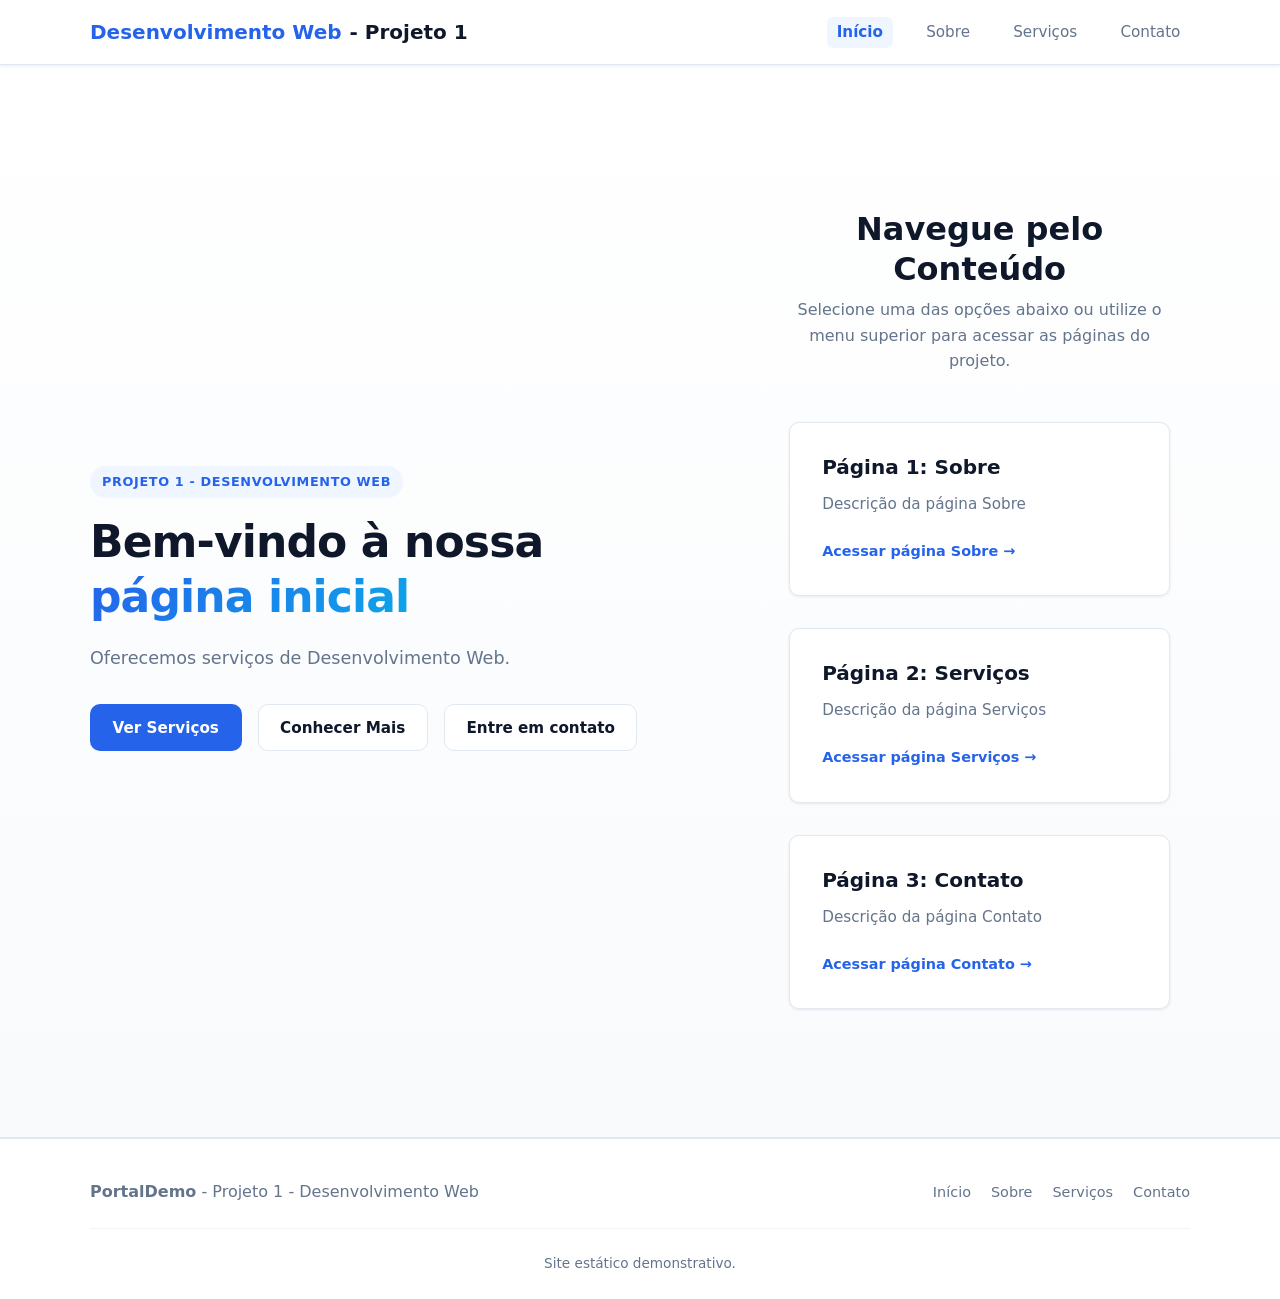
<file: index.html>
<!DOCTYPE html>
<html lang="pt-BR">
<head>
  <meta charset="UTF-8">
  <title>Página Inicial | Desenvolvimento Web</title>
  <link rel="stylesheet" href="index.css">
</head>
<body>

  <header class="site-header">
    <div class="container nav-wrapper">
      <a href="index.html" class="logo">
        <span>Desenvolvimento Web</span> - Projeto 1
      </a>

      <nav aria-label="Navegação Principal">
        <ul class="nav-menu">
          <li class="nav-item"><a href="index.html" class="active">Início</a></li>
          <li class="nav-item"><a href="pages/sobre/sobre.html">Sobre</a></li>
          <li class="nav-item"><a href="pages/serviços/serviços.html">Serviços</a></li>
          <li class="nav-item"><a href="pages/contato/contato.html">Contato</a></li>
        </ul>
      </nav>
    </div>
  </header>

  <main>
    <section class="hero">
      <div class="container hero-grid">
        <div class="hero-text">
          <span class="tag">Projeto 1 - Desenvolvimento Web</span>
          <h1 class="hero-title">Bem-vindo à nossa <span>página inicial</span></h1>
          <p class="hero-description">
            Oferecemos serviços de Desenvolvimento Web.
          </p>
          <div class="hero-buttons">
            <a href="pages/serviços/serviços.html" class="btn btn-primary">Ver Serviços</a>
            <a href="pages/sobre/sobre.html" class="btn btn-secondary">Conhecer Mais</a>
            <a href="pages/contato/contato.html" class="btn btn-secondary">Entre em contato</a>
          </div>
        </div>

    <section class="section">
      <div class="container">
        <div class="section-title-wrapper">
          <h2>Navegue pelo Conteúdo</h2>
          <p>Selecione uma das opções abaixo ou utilize o menu superior para acessar as páginas do projeto.</p>
        </div>

        <div class="cards-grid">
          <article class="card">
            <h3>Página 1: Sobre</h3>
            <p>Descrição da página Sobre</p>
            <a href="pages/sobre/sobre.html" class="card-link">Acessar página Sobre &rarr;</a>
          </article>

          <article class="card">
            <h3>Página 2: Serviços</h3>
            <p>Descrição da página Serviços</p>
            <a href="pages/serviços/serviços.html" class="card-link">Acessar página Serviços &rarr;</a>
          </article>

          <article class="card">
            <h3>Página 3: Contato</h3>
            <p>Descrição da página Contato</p>
            <a href="pages/contato/contato.html" class="card-link">Acessar página Contato &rarr;</a>
          </article>

        </div>
      </div>
    </section>
  </main>

  <footer class="site-footer">
    <div class="container">
      <div class="footer-content">
        <p><strong>PortalDemo</strong> - Projeto 1 - Desenvolvimento Web</p>
        <ul class="footer-nav">
          <li><a href="index.html">Início</a></li>
          <li><a href="pages/sobre/sobre.html">Sobre</a></li>
          <li><a href="pages/serviços/serviços.html">Serviços</a></li>
          <li><a href="pages/contato/contato.html">Contato</a></li>  
        </ul>
      </div>
      <div class="footer-copy">
        <p> Site estático demonstrativo.</p>
      </div>
    </div>
  </footer>

</body>
</html>
</file>
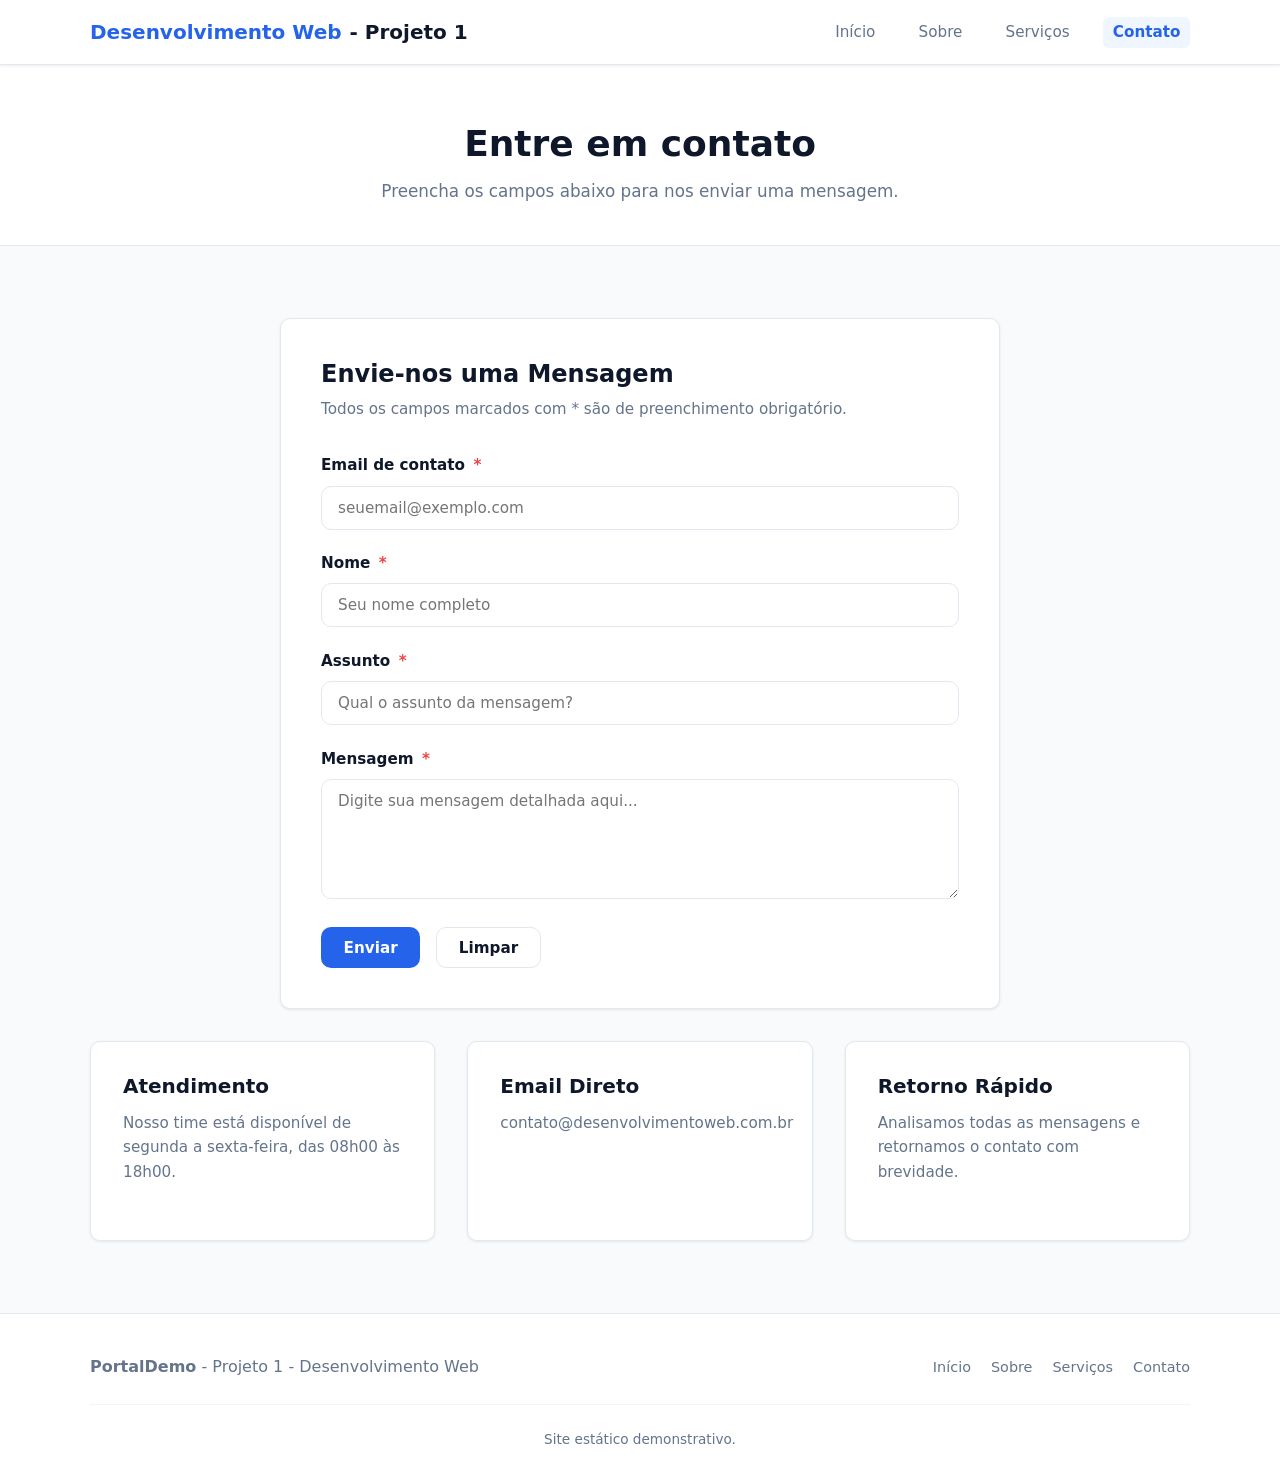
<file: pages/contato/contato.html>
<!DOCTYPE html>
<html lang="pt-BR">
<head>
  <meta charset="UTF-8">
  <title>Contato | Desenvolvimento Web</title>
  <link rel="stylesheet" href="../../index.css">
  <script src="contato.js" defer></script>
</head>
<body>

  <header class="site-header">
    <div class="container nav-wrapper">
      <a href="../../index.html" class="logo">
        <span>Desenvolvimento Web</span> - Projeto 1
      </a>

      <nav aria-label="Navegação Principal">
        <ul class="nav-menu">
          <li class="nav-item"><a href="../../index.html">Início</a></li>
          <li class="nav-item"><a href="../sobre/sobre.html">Sobre</a></li>
          <li class="nav-item"><a href="../serviços/serviços.html">Serviços</a></li>
          <li class="nav-item"><a href="contato.html" class="active">Contato</a></li>
        </ul>
      </nav>
    </div>
  </header>

  <header class="page-header">
    <div class="container">
      <h1>Entre em contato</h1>
      <p>Preencha os campos abaixo para nos enviar uma mensagem.</p>
    </div>
  </header>

  <main class="section">
    <div class="container">
      <div class="content-box contact-container">
        <h2>Envie-nos uma Mensagem</h2>
        <p class="contact-subtitle">Todos os campos marcados com <span class="required">*</span> são de preenchimento obrigatório.</p>

        <form id="form-contato" novalidate>
          <div class="form-group">
            <label for="email">Email de contato <span class="required">*</span></label>
            <input type="email" id="email" name="email" class="form-control" placeholder="seuemail@exemplo.com" required>
            <span class="error-message" id="email-error"></span>
          </div>

          <div class="form-group">
            <label for="nome">Nome <span class="required">*</span></label>
            <input type="text" id="nome" name="nome" class="form-control" placeholder="Seu nome completo" required>
            <span class="error-message" id="nome-error"></span>
          </div>

          <div class="form-group">
            <label for="assunto">Assunto <span class="required">*</span></label>
            <input type="text" id="assunto" name="assunto" class="form-control" placeholder="Qual o assunto da mensagem?" required>
            <span class="error-message" id="assunto-error"></span>
          </div>

          <div class="form-group">
            <label for="mensagem">Mensagem <span class="required">*</span></label>
            <textarea id="mensagem" name="mensagem" class="form-control" rows="5" placeholder="Digite sua mensagem detalhada aqui..." required></textarea>
            <span class="error-message" id="mensagem-error"></span>
          </div>

          <div class="form-buttons">
            <button type="submit" id="btn-enviar" class="btn btn-primary">Enviar</button>
            <button type="button" id="btn-limpar" class="btn btn-secondary">Limpar</button>
          </div>
        </form>

        <div id="status-envio" class="form-feedback success" style="display: none;" role="status">
          <p>Recebemos o contato e daremos uma resposta assim que possível.</p>
        </div>
      </div>

      <div class="cards-grid">
        <article class="card">
          <h3>Atendimento</h3>
          <p>Nosso time está disponível de segunda a sexta-feira, das 08h00 às 18h00.</p>
        </article>

        <article class="card">
          <h3>Email Direto</h3>
          <p>contato@desenvolvimentoweb.com.br</p>
        </article>

        <article class="card">
          <h3>Retorno Rápido</h3>
          <p>Analisamos todas as mensagens e retornamos o contato com brevidade.</p>
        </article>
      </div>
    </div>
  </main>

  <footer class="site-footer">
    <div class="container">
      <div class="footer-content">
        <p><strong>PortalDemo</strong> - Projeto 1 - Desenvolvimento Web</p>
        <ul class="footer-nav">
          <li><a href="../../index.html">Início</a></li>
          <li><a href="../sobre/sobre.html">Sobre</a></li>
          <li><a href="../serviços/serviços.html">Serviços</a></li>
          <li><a href="contato.html" class="active">Contato</a></li>
        </ul>
      </div>
      <div class="footer-copy">
        <p> Site estático demonstrativo.</p>
      </div>
    </div>
  </footer>

</body>
</html>
</file>
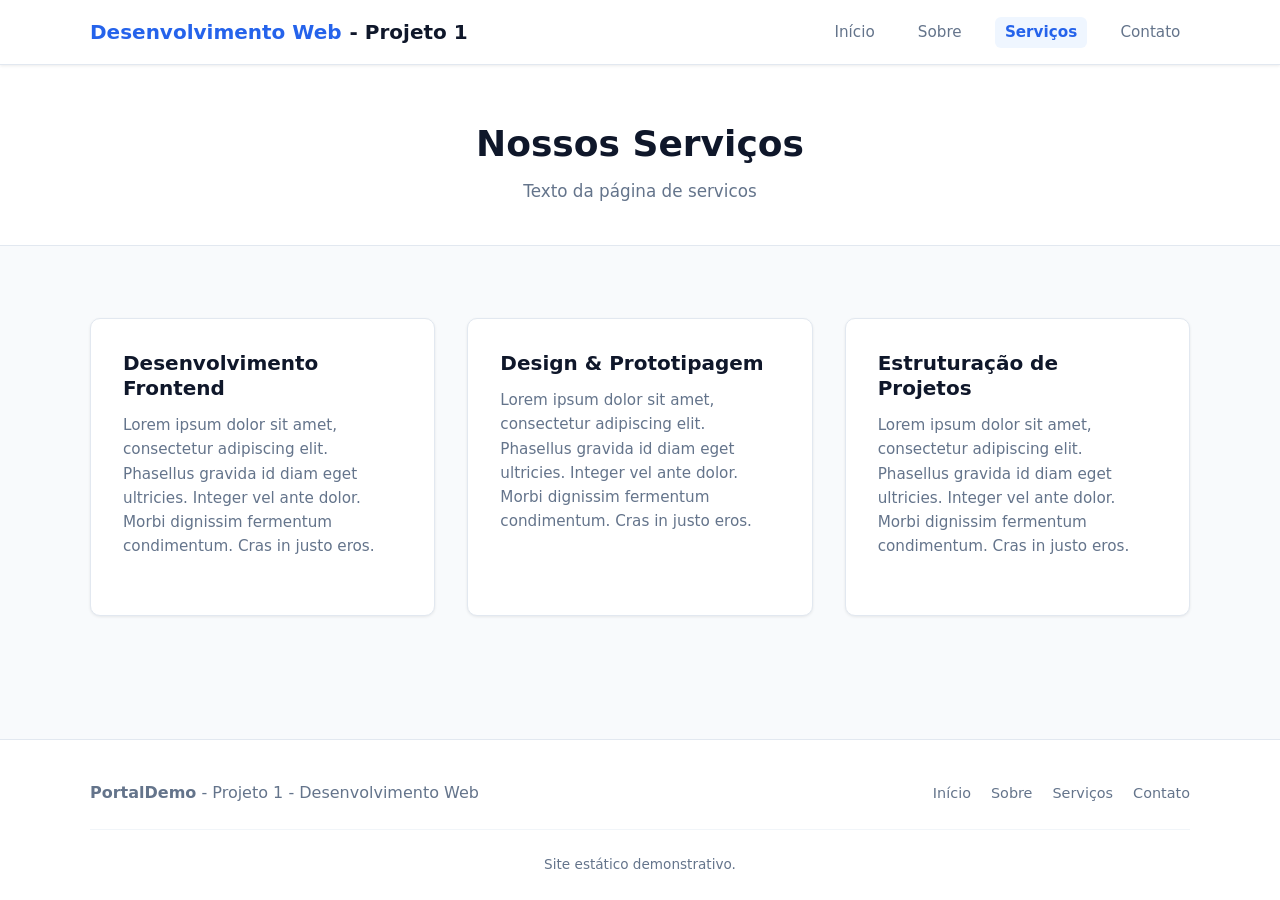
<file: pages/serviços/serviços.html>
<!DOCTYPE html>
<html lang="pt-BR">
<head>
  <meta charset="UTF-8">
  <title>Serviços | Desenvolvimento Web</title>
  <link rel="stylesheet" href="../../index.css">
</head>
<body>

  <header class="site-header">
    <div class="container nav-wrapper">
      <a href="../../index.html" class="logo">
        <span>Desenvolvimento Web</span> - Projeto 1
      </a>

      <nav aria-label="Navegação Principal">
        <ul class="nav-menu">
          <li class="nav-item"><a href="../../index.html">Início</a></li>
          <li class="nav-item"><a href="../sobre/sobre.html">Sobre</a></li>
          <li class="nav-item"><a href="serviços.html" class="active">Serviços</a></li>
          <li class="nav-item"><a href="../contato/contato.html">Contato</a></li>
        </ul>
      </nav>
    </div>
  </header>

  <header class="page-header">
    <div class="container">
      <h1>Nossos Serviços</h1>
      <p>Texto da página de servicos</p>
    </div>
  </header>

  <main class="section">
    <div class="container">
      <div class="cards-grid">
        <article class="card">
          <h3>Desenvolvimento Frontend</h3>
          <p>Lorem ipsum dolor sit amet, consectetur adipiscing elit. Phasellus gravida id diam eget ultricies. Integer vel ante dolor. Morbi dignissim fermentum condimentum. Cras in justo eros.</p>
        </article>

        <article class="card">
          <h3>Design & Prototipagem</h3>
          <p>Lorem ipsum dolor sit amet, consectetur adipiscing elit. Phasellus gravida id diam eget ultricies. Integer vel ante dolor. Morbi dignissim fermentum condimentum. Cras in justo eros.</p>
        </article>

        <article class="card">
          <h3>Estruturação de Projetos</h3>
          <p>Lorem ipsum dolor sit amet, consectetur adipiscing elit. Phasellus gravida id diam eget ultricies. Integer vel ante dolor. Morbi dignissim fermentum condimentum. Cras in justo eros.</p>
        </article>
      </div>
    </div>
  </main>

  <footer class="site-footer">
    <div class="container">
      <div class="footer-content">
        <p><strong>PortalDemo</strong> - Projeto 1 - Desenvolvimento Web</p>
        <ul class="footer-nav">
          <li><a href="../../index.html">Início</a></li>
          <li><a href="../sobre/sobre.html">Sobre</a></li>
          <li><a href="serviços.html" class="active">Serviços</a></li>
          <li><a href="../contato/contato.html">Contato</a></li>
        </ul>
      </div>
      <div class="footer-copy">
        <p> Site estático demonstrativo.</p>
      </div>
    </div>
  </footer>

</body>
</html>
</file>
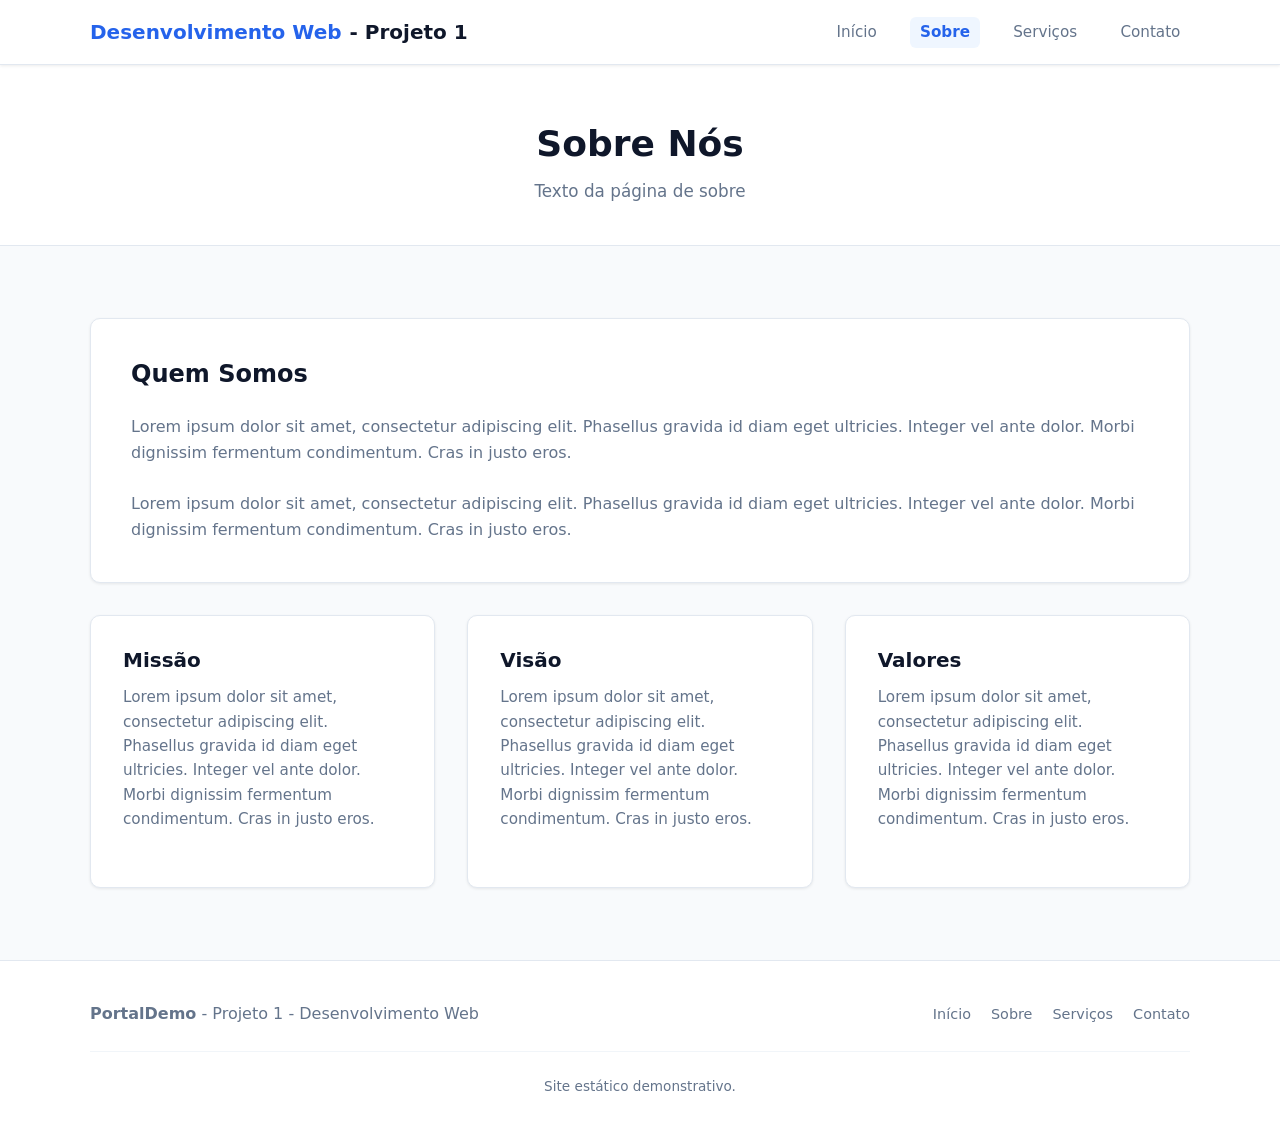
<file: pages/sobre/sobre.html>
<!DOCTYPE html>
<html lang="pt-BR">
<head>
  <meta charset="UTF-8">
  <title>Sobre Nós | Desenvolvimento Web</title>
  <link rel="stylesheet" href="../../index.css">
</head>
<body>

  <header class="site-header">
    <div class="container nav-wrapper">
      <a href="../../index.html" class="logo">
        <span>Desenvolvimento Web</span> - Projeto 1
      </a>

      <nav aria-label="Navegação Principal">
        <ul class="nav-menu">
          <li class="nav-item"><a href="../../index.html">Início</a></li>
          <li class="nav-item"><a href="sobre.html" class="active">Sobre</a></li>
          <li class="nav-item"><a href="../serviços/serviços.html">Serviços</a></li>
          <li class="nav-item"><a href="../contato/contato.html">Contato</a></li>
        </ul>
      </nav>
    </div>
  </header>

  <header class="page-header">
    <div class="container">
      <h1>Sobre Nós</h1>
      <p>Texto da página de sobre</p>
    </div>
  </header>

  <main class="section">
    <div class="container">
      <div class="content-box">
        <h2>Quem Somos</h2>
        <br>
        <p>
          Lorem ipsum dolor sit amet, consectetur adipiscing elit. Phasellus gravida id diam eget ultricies. Integer vel ante dolor. Morbi dignissim fermentum condimentum. Cras in justo eros.
        </p>
        <br>
        <p>
          Lorem ipsum dolor sit amet, consectetur adipiscing elit. Phasellus gravida id diam eget ultricies. Integer vel ante dolor. Morbi dignissim fermentum condimentum. Cras in justo eros.
        </p>
      </div>

      <div class="cards-grid">
        <div class="card">
          <h3>Missão</h3>
          <p>Lorem ipsum dolor sit amet, consectetur adipiscing elit. Phasellus gravida id diam eget ultricies. Integer vel ante dolor. Morbi dignissim fermentum condimentum. Cras in justo eros.</p>
        </div>

        <div class="card">
          <h3>Visão</h3>
          <p>Lorem ipsum dolor sit amet, consectetur adipiscing elit. Phasellus gravida id diam eget ultricies. Integer vel ante dolor. Morbi dignissim fermentum condimentum. Cras in justo eros.</p>
        </div>

        <div class="card">
          <h3>Valores</h3>
          <p>Lorem ipsum dolor sit amet, consectetur adipiscing elit. Phasellus gravida id diam eget ultricies. Integer vel ante dolor. Morbi dignissim fermentum condimentum. Cras in justo eros.</p>
        </div>
      </div>
    </div>
  </main>

  <footer class="site-footer">
    <div class="container">
      <div class="footer-content">
        <p><strong>PortalDemo</strong> - Projeto 1 - Desenvolvimento Web</p>
        <ul class="footer-nav">
          <li><a href="../../index.html">Início</a></li>
          <li><a href="sobre.html">Sobre</a></li>
          <li><a href="../serviços/serviços.html">Serviços</a></li>
          <li><a href="../contato/contato.html">Contato</a></li>
        </ul>
      </div>
      <div class="footer-copy">
        <p> Site estático demonstrativo.</p>
      </div>
    </div>
  </footer>

</body>
</html>
</file>
<file: index.css>
:root {
  --primary: #2563eb;
  --primary-hover: #1d4ed8;
  --primary-light: #eff6ff;
  
  --secondary: #0ea5e9;
  --accent-gradient: linear-gradient(135deg, #2563eb 0%, #0ea5e9 100%);
  
  --bg-body: #f8fafc;
  --bg-card: #ffffff;
  --text-main: #0f172a;
  --text-muted: #64748b;
  --border: #e2e8f0;
  
  --shadow-sm: 0 1px 3px rgba(0, 0, 0, 0.08);
  --shadow-md: 0 4px 6px -1px rgba(0, 0, 0, 0.08), 0 2px 4px -2px rgba(0, 0, 0, 0.04);
  --shadow-lg: 0 10px 15px -3px rgba(0, 0, 0, 0.08), 0 4px 6px -4px rgba(0, 0, 0, 0.04);
  
  --radius-sm: 6px;
  --radius-md: 10px;
  --radius-lg: 16px;
  --radius-full: 9999px;
  
  --max-width: 1140px;
  --transition: all 0.2s ease-in-out;
}

* {
  margin: 0;
  padding: 0;
  box-sizing: border-box;
}

body {
  font-family: 'Inter', system-ui, -apple-system, sans-serif;
  background-color: var(--bg-body);
  color: var(--text-main);
  line-height: 1.6;
  min-height: 100vh;
  display: flex;
  flex-direction: column;
}

.container {
  width: 100%;
  max-width: var(--max-width);
  margin: 0 auto;
  padding: 0 1.25rem;
}

h1, h2, h3, h4 {
  color: var(--text-main);
  font-weight: 700;
  line-height: 1.25;
}

p {
  color: var(--text-muted);
}

a {
  text-decoration: none;
  color: inherit;
  transition: var(--transition);
}

.site-header {
  background-color: #ffffff;
  border-bottom: 1px solid var(--border);
  position: sticky;
  top: 0;
  z-index: 100;
  box-shadow: var(--shadow-sm);
}

.nav-wrapper {
  display: flex;
  align-items: center;
  justify-content: space-between;
  padding-top: 1rem;
  padding-bottom: 1rem;
  gap: 1rem;
  flex-wrap: wrap;
}

/* Logotipo */
.logo {
  display: flex;
  align-items: center;
  gap: 0.5rem;
  font-size: 1.25rem;
  font-weight: 800;
  color: var(--text-main);
}

.logo-badge {
  background: var(--accent-gradient);
  color: #ffffff;
  width: 32px;
  height: 32px;
  border-radius: var(--radius-sm);
  display: flex;
  align-items: center;
  justify-content: center;
  font-weight: 800;
  font-size: 1rem;
}

.logo span {
  color: var(--primary);
}

.nav-menu {
  display: flex;
  align-items: center;
  list-style: none;
  gap: 1.5rem;
  flex-wrap: wrap;
}

.nav-item a {
  font-size: 0.95rem;
  font-weight: 500;
  color: var(--text-muted);
  padding: 0.4rem 0.6rem;
  border-radius: var(--radius-sm);
}

.nav-item a:hover {
  color: var(--primary);
  background-color: var(--primary-light);
}

.nav-item a.active {
  color: var(--primary);
  font-weight: 600;
  background-color: var(--primary-light);
}

.btn {
  display: inline-block;
  font-family: inherit;
  font-weight: 600;
  font-size: 0.95rem;
  padding: 0.65rem 1.35rem;
  border-radius: var(--radius-md);
  cursor: pointer;
  border: 1px solid transparent;
  transition: var(--transition);
  text-align: center;
}

.btn-primary {
  background-color: var(--primary);
  color: #ffffff;
}

.btn-primary:hover {
  background-color: var(--primary-hover);
  transform: translateY(-1px);
  box-shadow: var(--shadow-md);
}

.btn-secondary {
  background-color: #ffffff;
  color: var(--text-main);
  border-color: var(--border);
}

.btn-secondary:hover {
  background-color: var(--bg-body);
  border-color: #cbd5e1;
}

.hero {
  padding: 4.5rem 0 3.5rem;
  background: linear-gradient(180deg, #ffffff 0%, var(--bg-body) 100%);
  border-bottom: 1px solid var(--border);
}

.hero-grid {
  display: grid;
  grid-template-columns: 1.2fr 0.8fr;
  align-items: center;
  gap: 3rem;
}

.tag {
  display: inline-block;
  background-color: var(--primary-light);
  color: var(--primary);
  font-size: 0.8rem;
  font-weight: 700;
  text-transform: uppercase;
  letter-spacing: 0.05em;
  padding: 0.35rem 0.75rem;
  border-radius: var(--radius-full);
  margin-bottom: 1rem;
}

.hero-title {
  font-size: 2.75rem;
  letter-spacing: -0.02em;
  margin-bottom: 1.25rem;
}

.hero-title span {
  background: var(--accent-gradient);
  -webkit-background-clip: text;
  -webkit-text-fill-color: transparent;
}

.hero-description {
  font-size: 1.1rem;
  margin-bottom: 2rem;
  max-width: 520px;
}

.hero-buttons {
  display: flex;
  gap: 1rem;
  flex-wrap: wrap;
}

.hero-card {
  background: var(--bg-card);
  border: 1px solid var(--border);
  border-radius: var(--radius-lg);
  padding: 1.75rem;
  box-shadow: var(--shadow-lg);
}

.hero-card-title {
  font-size: 1rem;
  margin-bottom: 1rem;
  color: var(--text-main);
  border-bottom: 1px solid var(--border);
  padding-bottom: 0.5rem;
}

.hero-card-item {
  display: flex;
  justify-content: space-between;
  align-items: center;
  padding: 0.75rem 0;
  border-bottom: 1px solid #f1f5f9;
  font-size: 0.9rem;
}

.hero-card-item:last-child {
  border-bottom: none;
}

.status-badge {
  background-color: #dcfce7;
  color: #15803d;
  font-size: 0.75rem;
  font-weight: 600;
  padding: 0.2rem 0.6rem;
  border-radius: var(--radius-full);
}

.section {
  padding: 4.5rem 0;
}

.section-title-wrapper {
  text-align: center;
  max-width: 600px;
  margin: 0 auto 3rem;
}

.section-title-wrapper h2 {
  font-size: 2rem;
  margin-bottom: 0.5rem;
}

.cards-grid {
  display: grid;
  grid-template-columns: repeat(auto-fit, minmax(280px, 1fr));
  gap: 2rem;
}

.card {
  background: var(--bg-card);
  border: 1px solid var(--border);
  border-radius: var(--radius-md);
  padding: 2rem;
  box-shadow: var(--shadow-sm);
  display: flex;
  flex-direction: column;
  transition: var(--transition);
}

.card:hover {
  transform: translateY(-4px);
  box-shadow: var(--shadow-md);
  border-color: #cbd5e1;
}

.card-icon {
  font-size: 2rem;
  margin-bottom: 1rem;
}

.card h3 {
  font-size: 1.25rem;
  margin-bottom: 0.75rem;
}

.card p {
  font-size: 0.95rem;
  margin-bottom: 1.5rem;
  flex-grow: 1;
}

.card-link {
  color: var(--primary);
  font-weight: 600;
  font-size: 0.9rem;
  display: inline-flex;
  align-items: center;
  gap: 0.35rem;
}

.card-link:hover {
  color: var(--primary-hover);
  text-decoration: underline;
}

.page-header {
  background: #ffffff;
  border-bottom: 1px solid var(--border);
  padding: 3.5rem 0 2.5rem;
  text-align: center;
}

.page-header h1 {
  font-size: 2.25rem;
  margin-bottom: 0.75rem;
}

.page-header p {
  font-size: 1.05rem;
  max-width: 600px;
  margin: 0 auto;
}

.content-box {
  background: var(--bg-card);
  border: 1px solid var(--border);
  border-radius: var(--radius-md);
  padding: 2.5rem;
  box-shadow: var(--shadow-sm);
  margin-bottom: 2rem;
}

/* Formulário de Contato */
.contact-container {
  max-width: 720px;
  margin-left: auto;
  margin-right: auto;
}

.contact-subtitle {
  margin-top: 0.5rem;
  margin-bottom: 2rem;
  font-size: 0.95rem;
}

.form-group {
  margin-bottom: 1.35rem;
  display: flex;
  flex-direction: column;
}

.form-group label {
  font-weight: 600;
  font-size: 0.95rem;
  margin-bottom: 0.5rem;
  color: var(--text-main);
  display: inline-block;
}

.form-group label .required {
  color: #ef4444;
  margin-left: 0.2rem;
}

.form-control {
  width: 100%;
  padding: 0.75rem 1rem;
  font-size: 0.95rem;
  font-family: inherit;
  color: var(--text-main);
  background-color: #ffffff;
  border: 1px solid var(--border);
  border-radius: var(--radius-md);
  transition: var(--transition);
  outline: none;
}

.form-control:focus {
  border-color: var(--primary);
  box-shadow: 0 0 0 3px rgba(37, 99, 235, 0.15);
}

.form-control.input-error {
  border-color: #ef4444;
  background-color: #fef2f2;
}

.form-control.input-error:focus {
  border-color: #ef4444;
  box-shadow: 0 0 0 3px rgba(239, 68, 68, 0.15);
}

textarea.form-control {
  resize: vertical;
  min-height: 120px;
}

.error-message {
  color: #ef4444;
  font-size: 0.85rem;
  margin-top: 0.4rem;
  display: none;
  font-weight: 500;
}

.error-message.visible {
  display: block;
}

.form-buttons {
  display: flex;
  gap: 1rem;
  margin-top: 1.75rem;
  flex-wrap: wrap;
}

.form-feedback {
  margin-top: 1.5rem;
  padding: 1rem 1.25rem;
  border-radius: var(--radius-md);
  font-size: 0.95rem;
  font-weight: 500;
  animation: feedbackFadeIn 0.3s ease;
}

.form-feedback.success {
  background-color: #f0fdf4;
  border: 1px solid #bbf7d0;
  color: #166534;
}

@keyframes feedbackFadeIn {
  from {
    opacity: 0;
    transform: translateY(-4px);
  }
  to {
    opacity: 1;
    transform: translateY(0);
  }
}


.site-footer {
  margin-top: auto;
  background-color: #ffffff;
  border-top: 1px solid var(--border);
  padding: 2.5rem 0 1.5rem;
}

.footer-content {
  display: flex;
  justify-content: space-between;
  align-items: center;
  flex-wrap: wrap;
  gap: 1.5rem;
  padding-bottom: 1.5rem;
  border-bottom: 1px solid #f1f5f9;
}

.footer-nav {
  display: flex;
  list-style: none;
  gap: 1.25rem;
}

.footer-nav a {
  font-size: 0.9rem;
  color: var(--text-muted);
}

.footer-nav a:hover {
  color: var(--primary);
}

.footer-copy {
  text-align: center;
  padding-top: 1.5rem;
  font-size: 0.85rem;
  color: #94a3b8;
}
</file>
